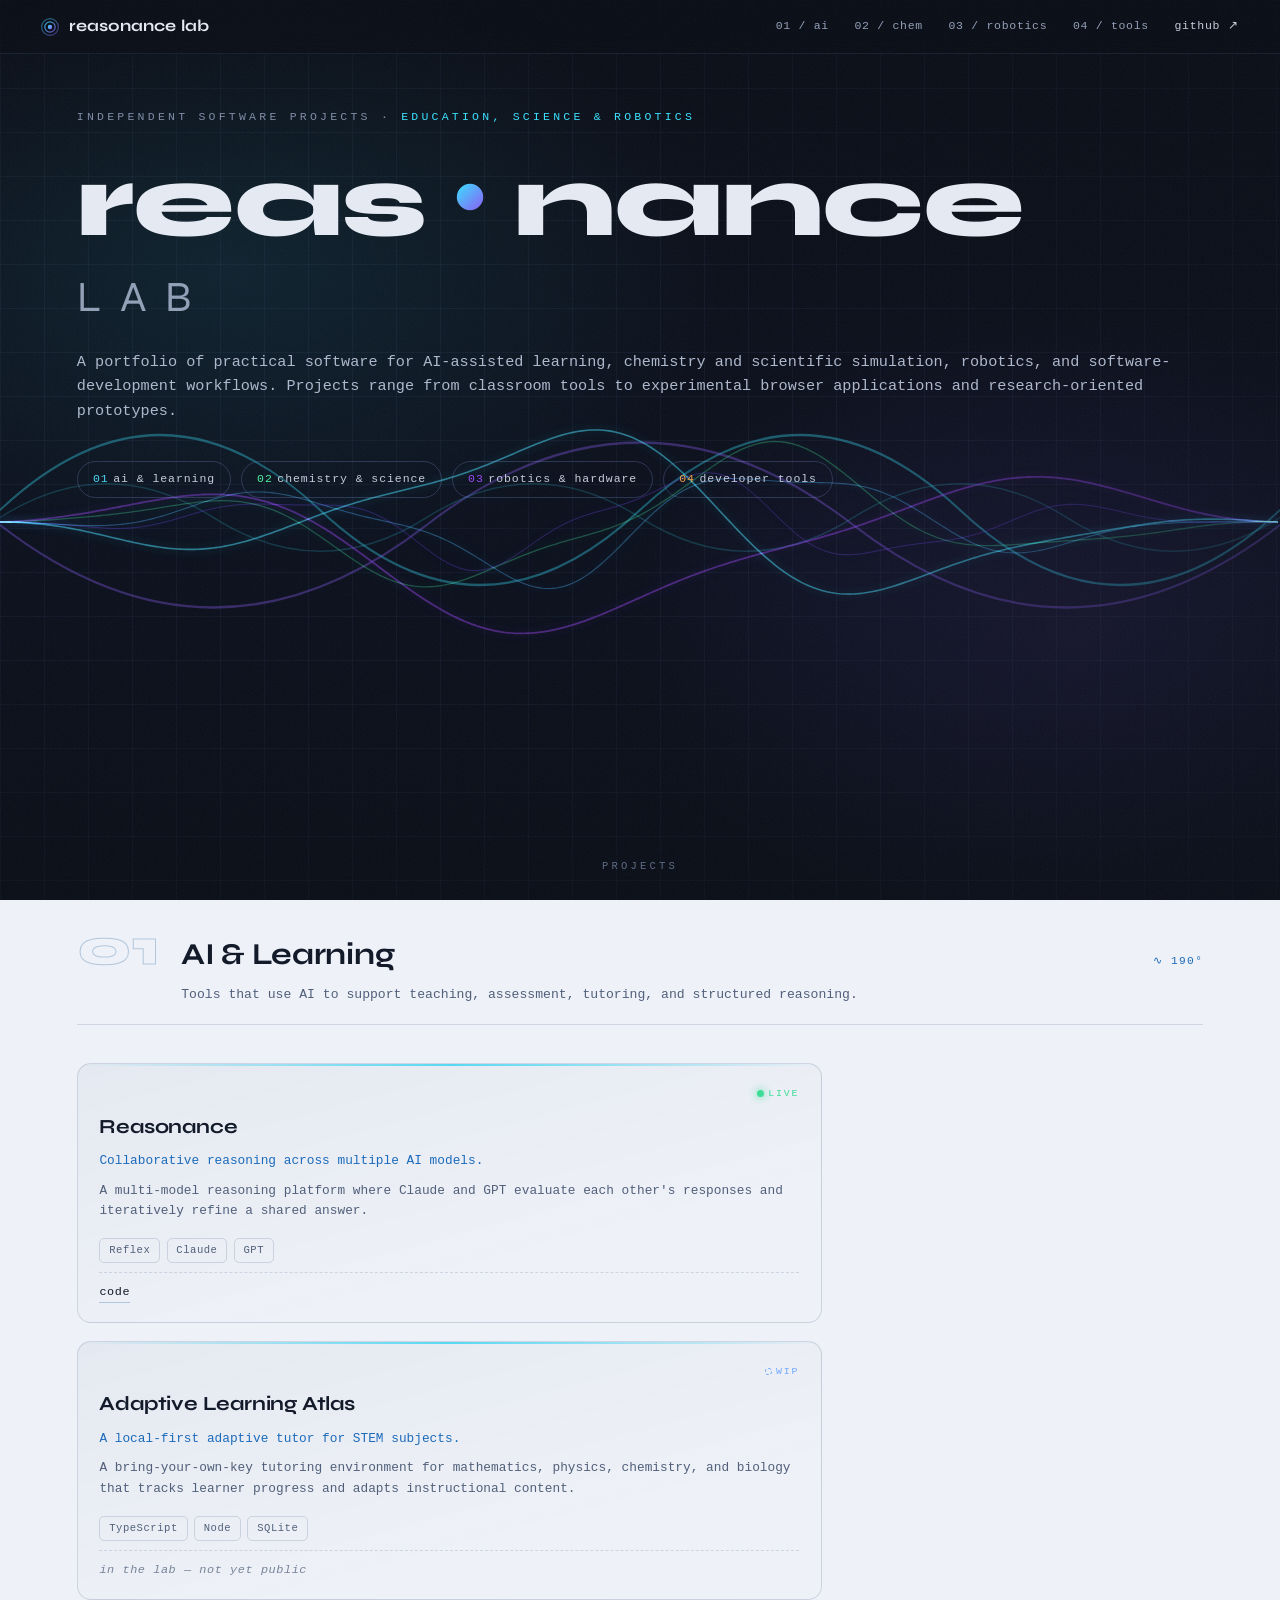
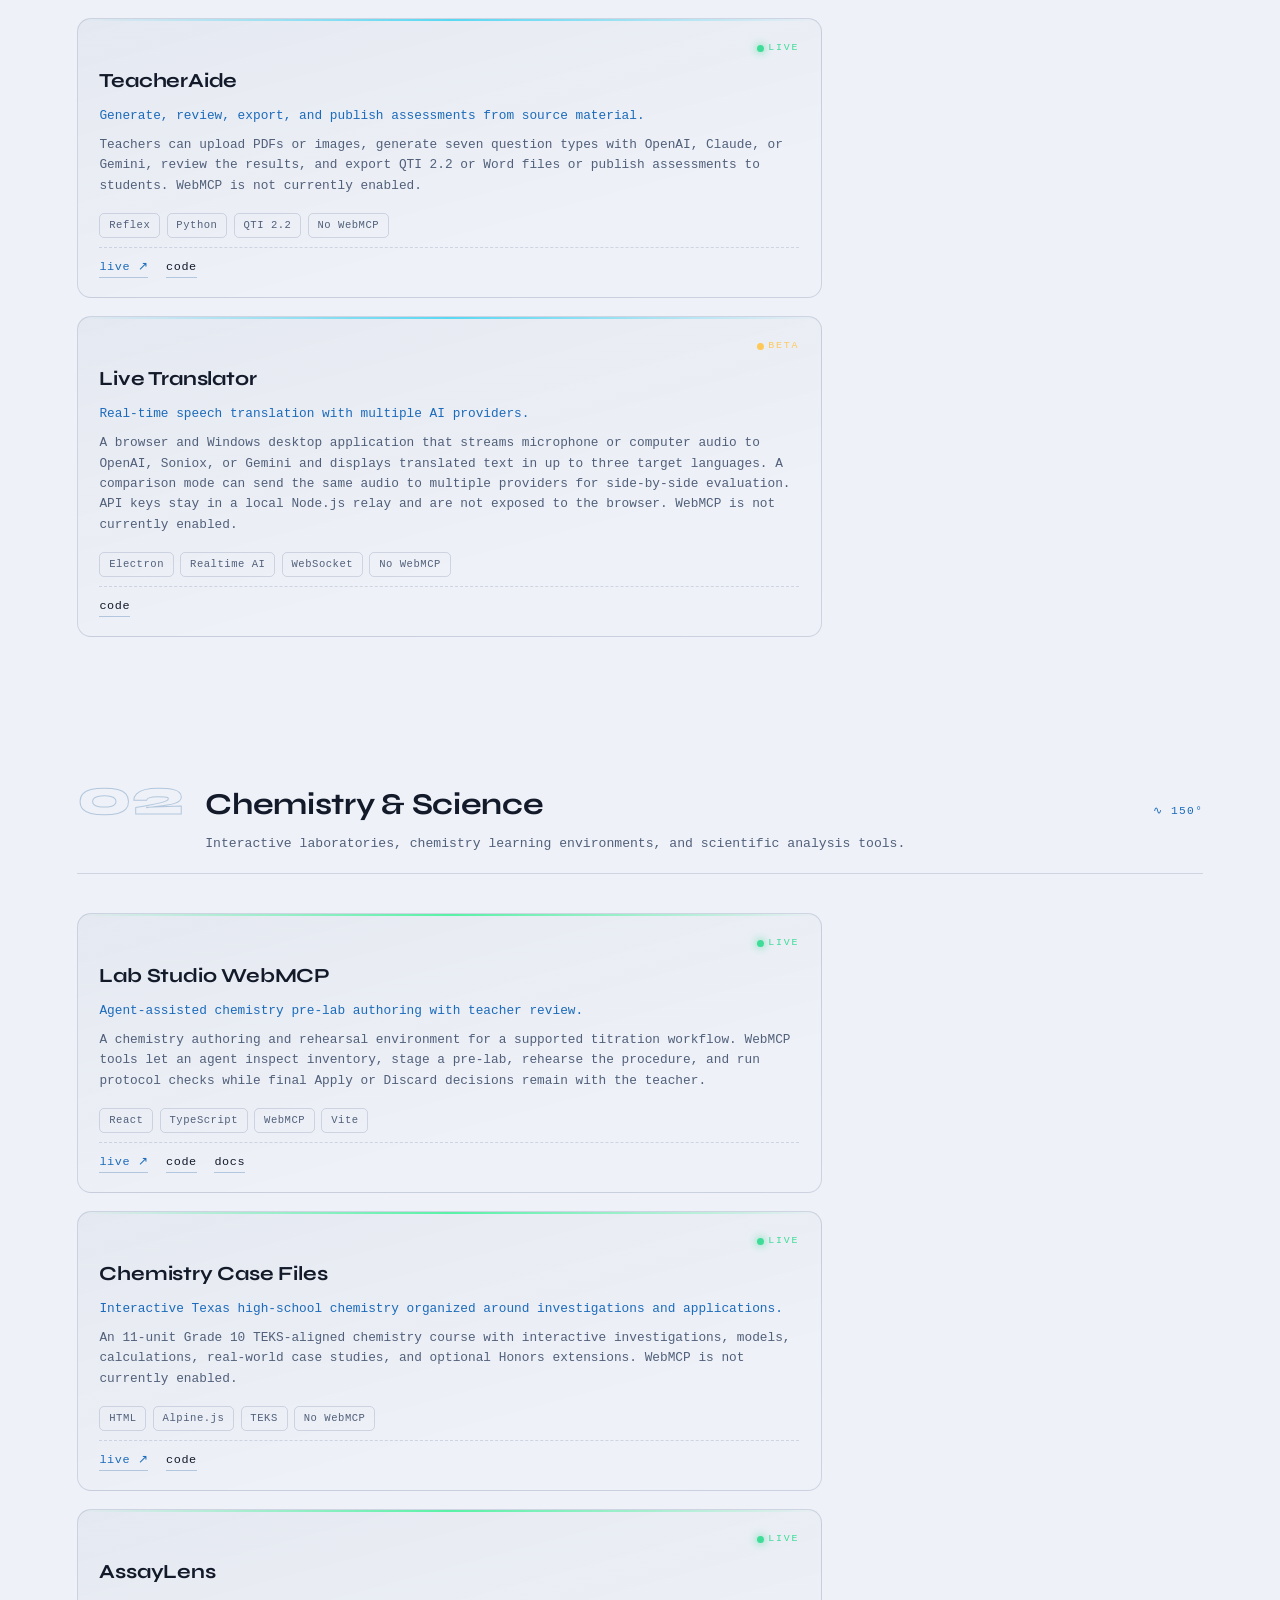
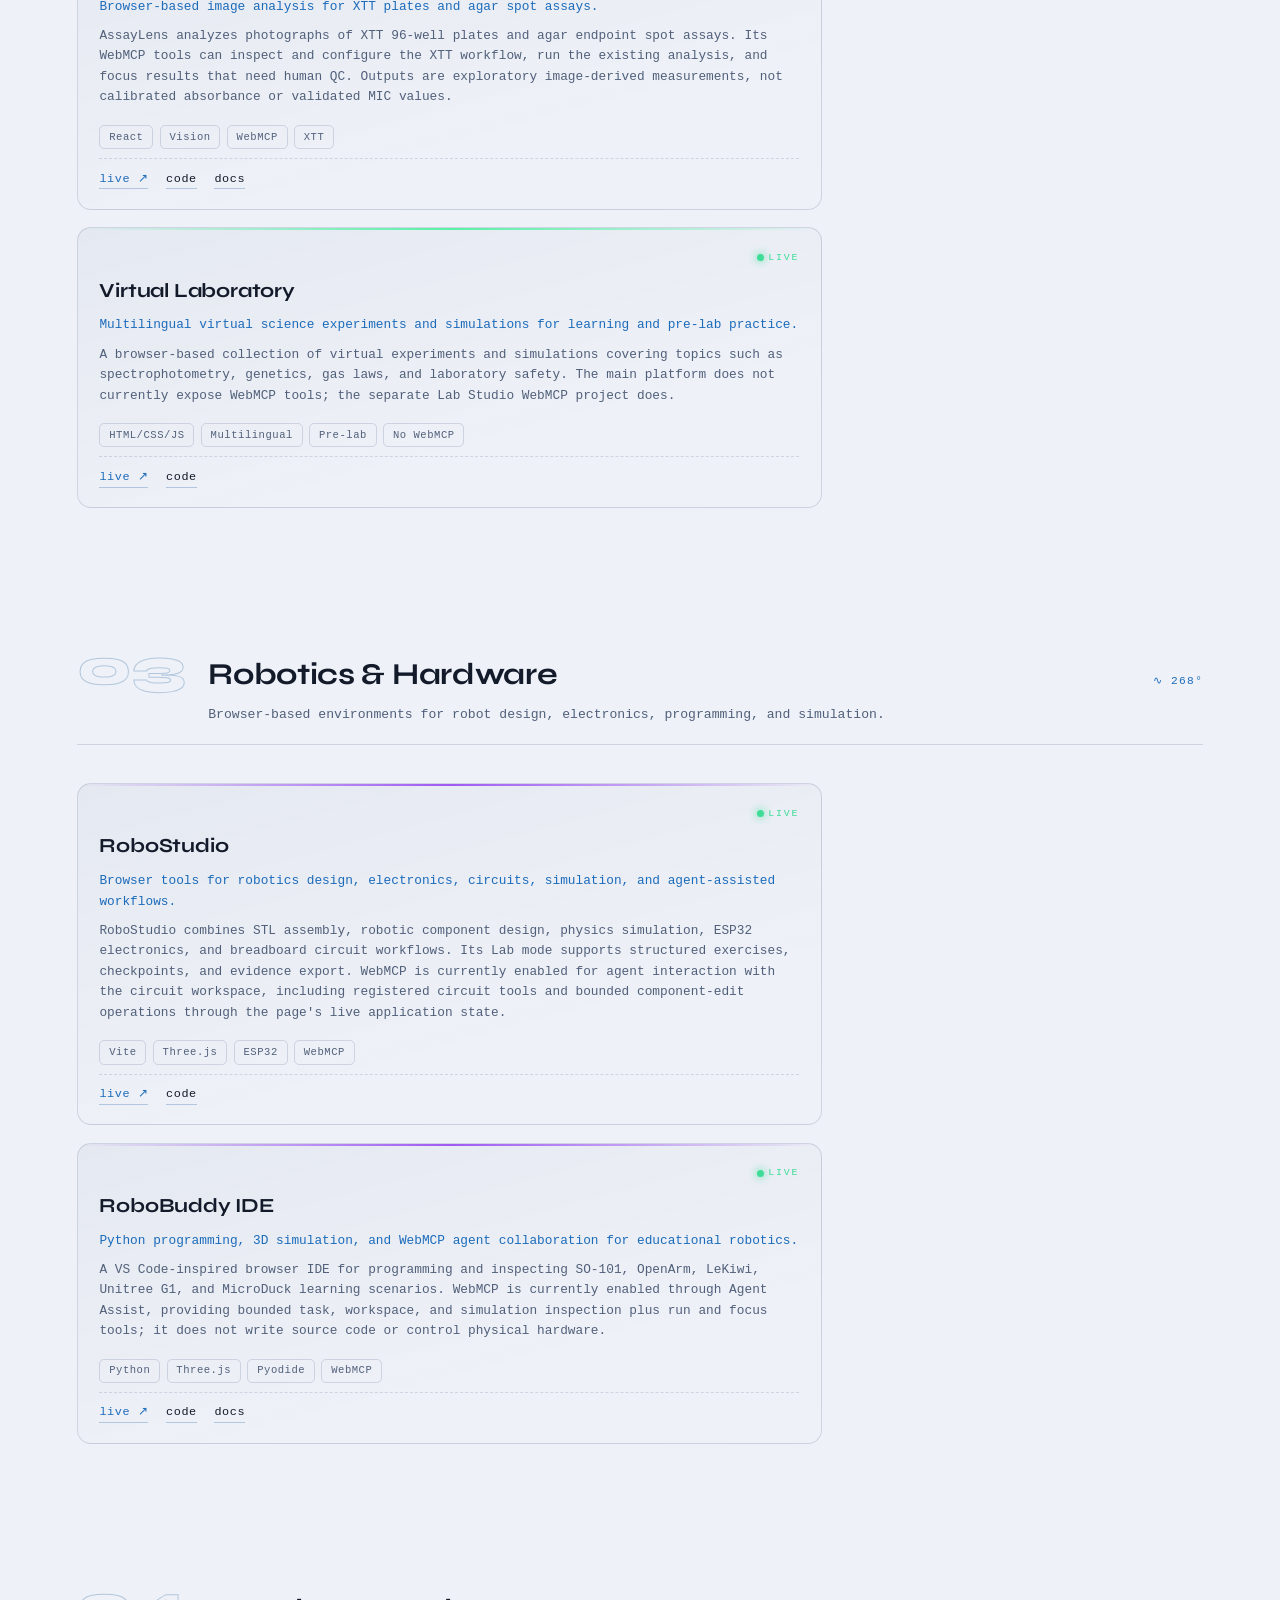
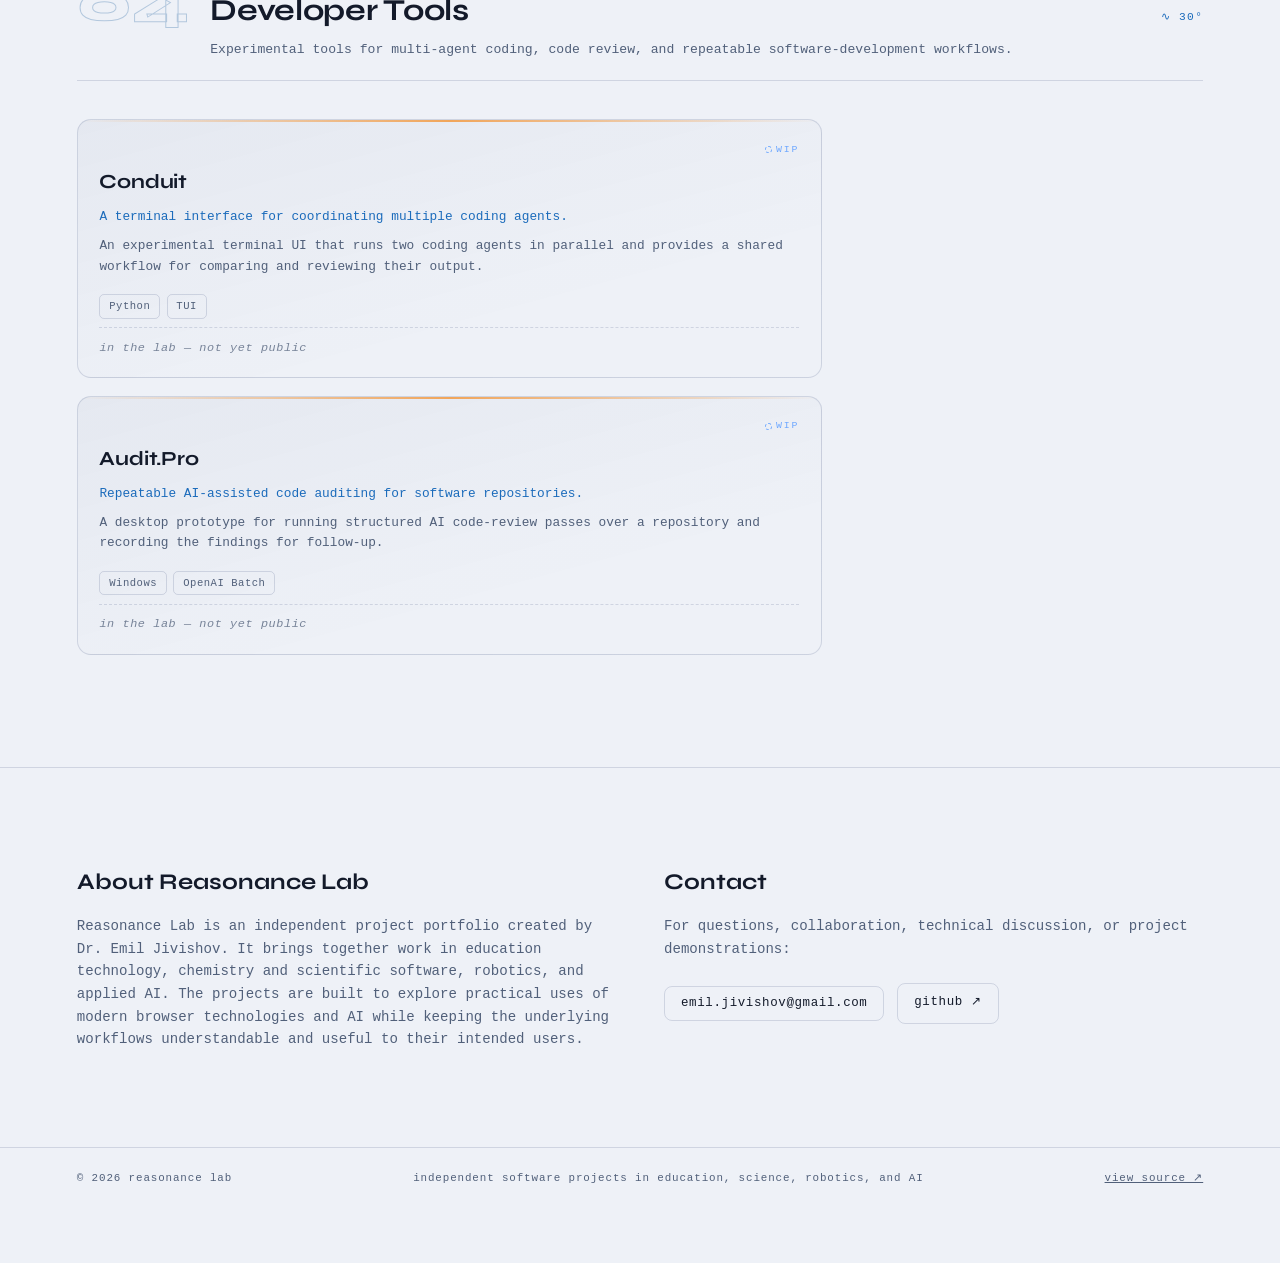
<file: index.html>
<!DOCTYPE html>
<html lang="en">
<head>
  <meta charset="utf-8">
  <meta name="viewport" content="width=device-width, initial-scale=1">
  <title>Reasonance Lab — AI, Science &amp; Robotics Projects</title>
  <meta name="description" content="Reasonance Lab is an independent portfolio of software projects in AI-assisted education, chemistry and scientific simulation, robotics, and developer tools.">
  <link rel="canonical" href="https://reasonance-lab.github.io/">

  <meta property="og:title" content="Reasonance Lab">
  <meta property="og:description" content="Independent software projects in AI-assisted education, chemistry and scientific simulation, robotics, and developer tools.">
  <meta property="og:type" content="website">
  <meta property="og:url" content="https://reasonance-lab.github.io/">
  <meta property="og:image" content="https://reasonance-lab.github.io/assets/og-image.png">
  <meta property="og:image:width" content="1200">
  <meta property="og:image:height" content="630">
  <meta name="twitter:card" content="summary_large_image">
  <meta name="twitter:title" content="Reasonance Lab">
  <meta name="twitter:description" content="Independent software projects in AI-assisted education, chemistry and scientific simulation, robotics, and developer tools.">
  <meta name="twitter:image" content="https://reasonance-lab.github.io/assets/og-image.png">

  <meta name="theme-color" content="#0a0e17" media="(prefers-color-scheme: dark)">
  <meta name="theme-color" content="#eef1f7" media="(prefers-color-scheme: light)">
  <link rel="icon" type="image/svg+xml" href="assets/favicon.svg">
  <link rel="apple-touch-icon" href="assets/apple-touch-icon.png">

  <link rel="preload" href="fonts/syne-var.woff2" as="font" type="font/woff2" crossorigin>
  <link rel="stylesheet" href="css/style.css">
  <link rel="stylesheet" href="css/text-flow.css">
</head>
<body>

  <svg width="0" height="0" style="position:absolute" aria-hidden="true">
    <defs>
      <linearGradient id="nodeGrad" x1="0" y1="0" x2="1" y2="1">
        <stop offset="0" stop-color="#38e1ff"/>
        <stop offset="1" stop-color="#8b5cf6"/>
      </linearGradient>
    </defs>
  </svg>

  <nav class="nav">
    <a class="nav-brand" href="#top">
      <svg viewBox="0 0 100 100" aria-hidden="true">
        <circle cx="50" cy="50" r="42" fill="none" stroke="url(#nodeGrad)" stroke-width="6" opacity=".45"/>
        <circle cx="50" cy="50" r="26" fill="none" stroke="url(#nodeGrad)" stroke-width="6" opacity=".75"/>
        <circle cx="50" cy="50" r="11" fill="url(#nodeGrad)"/>
      </svg>
      reasonance lab
    </a>
    <div class="nav-links">
      <a href="#ai-learning">01 / ai</a>
      <a href="#chem-sci">02 / chem</a>
      <a href="#robotics">03 / robotics</a>
      <a href="#devtools">04 / tools</a>
      <a class="gh" href="https://github.com/reasonance-lab" target="_blank" rel="noopener">github ↗</a>
    </div>
  </nav>

  <header class="hero" id="top">
    <canvas id="waves" aria-hidden="true"></canvas>
    <div class="hero-content">
      <p class="eyebrow">independent software projects · <b>education, science &amp; robotics</b></p>
      <h1 class="wordmark" aria-label="Reasonance Lab">
        <span aria-hidden="true">reas<span class="o-node"><svg viewBox="0 0 100 100">
          <circle class="ring r1" cx="50" cy="50" r="32"/>
          <circle class="ring r2" cx="50" cy="50" r="32"/>
          <circle class="ring r3" cx="50" cy="50" r="32"/>
          <circle class="core" cx="50" cy="50" r="15"/>
        </svg></span>nance</span>
        <span class="labs" aria-hidden="true">lab</span>
      </h1>
      <p class="hero-tagline">A portfolio of practical software for AI-assisted learning, chemistry and scientific simulation, robotics, and software-development workflows. Projects range from classroom tools to experimental browser applications and research-oriented prototypes.</p>
      <div class="hero-chips">
        <a class="chip" style="--hue:190" href="#ai-learning"><b>01</b>ai &amp; learning</a>
        <a class="chip" style="--hue:150" href="#chem-sci"><b>02</b>chemistry &amp; science</a>
        <a class="chip" style="--hue:268" href="#robotics"><b>03</b>robotics &amp; hardware</a>
        <a class="chip" style="--hue:30" href="#devtools"><b>04</b>developer tools</a>
      </div>
    </div>
    <span class="scroll-cue" aria-hidden="true">projects</span>
  </header>

  <main>

    <section id="ai-learning" class="domain" style="--hue:190">
      <header class="domain-head reveal">
        <span class="idx" aria-hidden="true">01</span>
        <div>
          <h2>AI &amp; Learning</h2>
          <p class="blurb">Tools that use AI to support teaching, assessment, tutoring, and structured reasoning.</p>
        </div>
        <span class="freq" aria-hidden="true">∿ 190°</span>
      </header>
      <div class="grid" data-domain="ai-learning"></div>
      <noscript>
        <ul class="nojs-list">
          <li><a href="https://github.com/reasonance-lab/reasonance" rel="noopener">Reasonance</a> — collaborative multi-model reasoning platform</li>
          <li>Adaptive Learning Atlas — local-first adaptive STEM tutoring environment</li>
          <li><a href="https://teacheraide.fly.dev" rel="noopener">TeacherAide</a> — AI-assisted assessment generation and publishing for educators</li>
        </ul>
      </noscript>
    </section>

    <section id="chem-sci" class="domain" style="--hue:150">
      <header class="domain-head reveal">
        <span class="idx" aria-hidden="true">02</span>
        <div>
          <h2>Chemistry &amp; Science</h2>
          <p class="blurb">Interactive laboratories, chemistry learning environments, and scientific analysis tools.</p>
        </div>
        <span class="freq" aria-hidden="true">∿ 150°</span>
      </header>
      <div class="grid" data-domain="chem-sci"></div>
      <noscript>
        <ul class="nojs-list">
          <li><a href="https://jivishov.github.io/Lab-Studio_WebMCP/" rel="noopener">Lab Studio WebMCP</a> — agent-assisted chemistry pre-lab authoring and rehearsal</li>
          <li><a href="https://jivishov.github.io/chemistry-case-files/" rel="noopener">Chemistry Case Files</a> — TEKS-aligned interactive chemistry investigations</li>
          <li><a href="https://jivishov.github.io/assaylens/" rel="noopener">AssayLens</a> — browser-based image analysis for XTT and agar assays</li>
          <li><a href="https://virtuallab.az/" rel="noopener">Virtual Laboratory</a> — multilingual virtual science experiments and simulations</li>
        </ul>
      </noscript>
    </section>

    <section id="robotics" class="domain" style="--hue:268">
      <header class="domain-head reveal">
        <span class="idx" aria-hidden="true">03</span>
        <div>
          <h2>Robotics &amp; Hardware</h2>
          <p class="blurb">Browser-based environments for robot design, electronics, programming, and simulation.</p>
        </div>
        <span class="freq" aria-hidden="true">∿ 268°</span>
      </header>
      <div class="grid" data-domain="robotics"></div>
      <noscript>
        <ul class="nojs-list">
          <li><a href="https://jivishov.github.io/RoboStudio/" rel="noopener">RoboStudio</a> — robotics CAD, electronics, circuits, and simulation workspace</li>
          <li><a href="https://jivishov.github.io/RoboBuddy_IDE/" rel="noopener">RoboBuddy IDE</a> — Python programming and 3D robot simulation environment</li>
        </ul>
      </noscript>
    </section>

    <section id="devtools" class="domain" style="--hue:30">
      <header class="domain-head reveal">
        <span class="idx" aria-hidden="true">04</span>
        <div>
          <h2>Developer Tools</h2>
          <p class="blurb">Experimental tools for multi-agent coding, code review, and repeatable software-development workflows.</p>
        </div>
        <span class="freq" aria-hidden="true">∿ 30°</span>
      </header>
      <div class="grid" data-domain="devtools"></div>
      <noscript>
        <ul class="nojs-list">
          <li>Conduit — terminal interface for coordinating multiple coding agents</li>
          <li>Audit.Pro — repeatable AI-assisted repository audit workflow</li>
        </ul>
      </noscript>
    </section>

    <section class="about" id="about">
      <div class="reveal">
        <h2>About Reasonance Lab</h2>
        <p class="etymology">Reasonance Lab is an independent project portfolio created by Dr. Emil Jivishov. It brings together work in education technology, chemistry and scientific software, robotics, and applied AI. The projects are built to explore practical uses of modern browser technologies and AI while keeping the underlying workflows understandable and useful to their intended users.</p>
      </div>
      <div class="reveal">
        <h2>Contact</h2>
        <p class="etymology">For questions, collaboration, technical discussion, or project demonstrations:</p>
        <div class="contact-row">
          <button class="btn" id="copy-email" data-email="emil.jivishov@gmail.com" title="Copy email">emil.jivishov@gmail.com</button>
          <a class="btn" href="https://github.com/reasonance-lab" target="_blank" rel="noopener">github ↗</a>
        </div>
      </div>
    </section>

  </main>

  <footer class="colophon">
    <span>© <span id="year">2026</span> reasonance lab</span>
    <span>independent software projects in education, science, robotics, and AI</span>
    <span><a href="https://github.com/reasonance-lab/show" rel="noopener">view source ↗</a></span>
  </footer>

  <script src="js/projects.data.js" defer></script>
  <script src="js/main.js" defer></script>
  <script src="js/waves.js" defer></script>
</body>
</html>
</file>
<file: css/style.css>
/* ============================================================
   Reasonance Labs — instrument-in-a-dark-lab aesthetic.
   Dark hero always; body follows prefers-color-scheme.
   ============================================================ */

@font-face {
  font-family: "Syne";
  src: url("../fonts/syne-var.woff2") format("woff2");
  font-weight: 400 800;
  font-display: swap;
}

:root {
  --ink: #0a0e17;
  --ink-2: #0d1322;
  --paper: #e9edf5;
  --bg: var(--ink);
  --bg-2: var(--ink-2);
  --surface: rgba(148, 178, 255, 0.045);
  --line: rgba(148, 178, 255, 0.14);
  --text: #e6ebf4;
  --dim: #8d99b0;
  --cyan: #38e1ff;
  --violet: #8b5cf6;
  --hue: 210;
  --accent: hsl(var(--hue) 88% 62%);
  --accent-dim: hsl(var(--hue) 60% 55% / 0.35);
  --display: "Syne", "Avenir Next", "Segoe UI", sans-serif;
  --mono: "Cascadia Code", "JetBrains Mono", "SF Mono", Consolas, ui-monospace, monospace;
  color-scheme: dark;
}

@media (prefers-color-scheme: light) {
  :root {
    --bg: #eef1f7;
    --bg-2: #e6eaf3;
    --surface: rgba(20, 40, 90, 0.04);
    --line: rgba(20, 40, 90, 0.14);
    --text: #131a2a;
    --dim: #51607a;
    --accent: hsl(var(--hue) 75% 42%);
    --accent-dim: hsl(var(--hue) 60% 40% / 0.3);
    color-scheme: light;
  }
}

* { box-sizing: border-box; margin: 0; padding: 0; }

html { scroll-behavior: smooth; scroll-padding-top: 5rem; }

body {
  background: var(--bg);
  color: var(--text);
  font-family: var(--mono);
  font-size: 15px;
  line-height: 1.6;
  -webkit-font-smoothing: antialiased;
  overflow-x: hidden;
}

::selection { background: hsl(190 90% 60% / 0.28); }

a { color: inherit; }

/* Film grain over everything — barely there, but the flatness dies. */
body::after {
  content: "";
  position: fixed;
  inset: 0;
  z-index: 999;
  pointer-events: none;
  opacity: 0.05;
  background-image: url("data:image/svg+xml,%3Csvg xmlns='http://www.w3.org/2000/svg' width='140' height='140'%3E%3Cfilter id='n'%3E%3CfeTurbulence type='fractalNoise' baseFrequency='0.85' numOctaves='2'/%3E%3C/filter%3E%3Crect width='100%25' height='100%25' filter='url(%23n)'/%3E%3C/svg%3E");
}

/* ---------------- nav ---------------- */

.nav {
  position: fixed;
  top: 0; left: 0; right: 0;
  z-index: 100;
  display: flex;
  align-items: center;
  justify-content: space-between;
  gap: 1rem;
  padding: 0.8rem clamp(1rem, 4vw, 2.5rem);
  background: color-mix(in srgb, var(--ink) 72%, transparent);
  -webkit-backdrop-filter: blur(14px);
  backdrop-filter: blur(14px);
  border-bottom: 1px solid rgba(148, 178, 255, 0.1);
  color: #e6ebf4; /* nav sits on dark glass in both schemes */
}

.nav-brand {
  display: flex;
  align-items: center;
  gap: 0.55rem;
  text-decoration: none;
  font-family: var(--display);
  font-weight: 700;
  font-size: 1.02rem;
  letter-spacing: 0.01em;
}
.nav-brand svg { width: 20px; height: 20px; }

.nav-links {
  display: flex;
  gap: clamp(0.6rem, 2vw, 1.4rem);
  font-size: 0.72rem;
  letter-spacing: 0.06em;
}
.nav-links a {
  text-decoration: none;
  color: #93a0b8;
  padding: 0.25rem 0.1rem;
  border-bottom: 1px solid transparent;
  transition: color 0.2s, border-color 0.2s;
}
.nav-links a:hover { color: var(--cyan); border-color: var(--cyan); }
.nav-links .gh { color: #c6cede; }

@media (max-width: 640px) {
  .nav-links a:not(.gh) { display: none; }
}

/* ---------------- hero ---------------- */

.hero {
  position: relative;
  min-height: 100svh;
  display: flex;
  align-items: flex-start;
  overflow: hidden;
  background:
    /* graticule */
    linear-gradient(rgba(148, 178, 255, 0.05) 1px, transparent 1px),
    linear-gradient(90deg, rgba(148, 178, 255, 0.05) 1px, transparent 1px),
    /* glow pools */
    radial-gradient(60% 50% at 18% 30%, rgba(56, 225, 255, 0.09), transparent 65%),
    radial-gradient(55% 55% at 85% 70%, rgba(139, 92, 246, 0.11), transparent 65%),
    linear-gradient(180deg, #0a0e17 0%, #0b101d 60%, #0a0e17 100%);
  background-size: 44px 44px, 44px 44px, auto, auto, auto;
  color: #e6ebf4;
}

/* Static wave fallback — visible when JS/motion is off; canvas paints over it. */
.hero::before {
  content: "";
  position: absolute;
  inset: 0;
  background-image: url("data:image/svg+xml,%3Csvg xmlns='http://www.w3.org/2000/svg' viewBox='0 0 1200 600' preserveAspectRatio='none'%3E%3Cpath d='M0 340 Q150 240 300 340 T600 340 T900 340 T1200 340' fill='none' stroke='%2338e1ff' stroke-opacity='.35' stroke-width='1.5'/%3E%3Cpath d='M0 350 Q200 460 400 350 T800 350 T1200 350' fill='none' stroke='%238b5cf6' stroke-opacity='.35' stroke-width='1.5'/%3E%3Cpath d='M0 345 Q100 300 200 345 T400 345 T600 345 T800 345 T1000 345 T1200 345' fill='none' stroke='%2338e1ff' stroke-opacity='.18' stroke-width='1'/%3E%3C/svg%3E");
  background-size: 100% 100%;
}

/* The canvas paints over the static fallback; both stay transparent so the
   graticule + glow pools underneath show through. */
#waves {
  position: absolute;
  inset: 0;
  width: 100%;
  height: 100%;
}

/* vignette so text always sits on quiet pixels */
.hero::after {
  content: "";
  position: absolute;
  inset: 0;
  background: radial-gradient(120% 90% at 30% 45%, transparent 30%, rgba(10, 14, 23, 0.7) 100%);
  pointer-events: none;
}

.hero-content {
  position: relative;
  z-index: 2;
  /* anchored below the fixed nav — keeps the top gap tight instead of
     centering the block in a tall hero */
  padding: clamp(5rem, 12vh, 7.5rem) clamp(1.2rem, 6vw, 6rem) 5rem;
  max-width: 1100px;
}

.eyebrow {
  font-size: 0.72rem;
  letter-spacing: 0.28em;
  text-transform: uppercase;
  color: #7f8ca6;
  margin-bottom: 1.6rem;
}
.eyebrow b { color: var(--cyan); font-weight: 400; }

.wordmark {
  font-family: var(--display);
  font-weight: 800;
  font-size: clamp(2.15rem, 8.5vw, 6.4rem);
  line-height: 0.98;
  letter-spacing: -0.015em;
  /* keep "reasOnance" on one line — the inline-block node would otherwise
     let it break either side of the O */
  white-space: nowrap;
}
.wordmark .labs {
  display: block;
  font-weight: 400;
  font-size: 0.42em;
  letter-spacing: 0.42em;
  text-transform: uppercase;
  color: #93a0b8;
  margin-top: 0.55em;
}

/* The O — a resonating node. */
.o-node {
  display: inline-block;
  width: 0.86em;
  height: 0.86em;
  vertical-align: -0.06em;
  position: relative;
}
.o-node svg { width: 100%; height: 100%; overflow: visible; display: block; }
.o-node .core { fill: url(#nodeGrad); }
.o-node .ring {
  fill: none;
  stroke: url(#nodeGrad);
  stroke-width: 3;
  transform-box: fill-box;
  transform-origin: center;
  animation: ripple 3.2s cubic-bezier(0.2, 0.6, 0.35, 1) infinite;
  opacity: 0;
}
.o-node .r2 { animation-delay: 1.05s; }
.o-node .r3 { animation-delay: 2.1s; }

@keyframes ripple {
  0%   { transform: scale(0.55); opacity: 0.9; }
  80%  { transform: scale(1.45); opacity: 0; }
  100% { transform: scale(1.45); opacity: 0; }
}

.hero-tagline {
  margin-top: 2rem;
  max-width: 34rem;
  color: #aeb9cd;
  font-size: 0.95rem;
}
.hero-tagline em { color: var(--cyan); font-style: normal; }

.hero-chips {
  display: flex;
  flex-wrap: wrap;
  gap: 0.6rem;
  margin-top: 2.4rem;
}
.chip {
  font-size: 0.72rem;
  letter-spacing: 0.08em;
  text-decoration: none;
  color: #c6cede;
  padding: 0.5rem 0.95rem;
  border: 1px solid rgba(148, 178, 255, 0.22);
  border-radius: 99px;
  transition: border-color 0.2s, color 0.2s, box-shadow 0.2s, transform 0.2s;
}
.chip b { color: hsl(var(--hue) 88% 62%); font-weight: 400; margin-right: 0.4em; }
.chip:hover {
  color: #fff;
  border-color: hsl(var(--hue) 88% 62% / 0.7);
  box-shadow: 0 0 18px hsl(var(--hue) 88% 60% / 0.25);
  transform: translateY(-1px);
}

.scroll-cue {
  position: absolute;
  bottom: 1.6rem;
  left: 50%;
  translate: -50% 0;
  z-index: 2;
  font-size: 0.66rem;
  letter-spacing: 0.3em;
  text-transform: uppercase;
  color: #5c6a85;
  animation: bob 2.6s ease-in-out infinite;
}
@keyframes bob { 50% { transform: translateY(6px); } }

/* ---------------- domain sections ---------------- */

main { position: relative; z-index: 1; }

.domain {
  padding: clamp(4rem, 9vw, 7rem) clamp(1.2rem, 6vw, 6rem);
  max-width: 1320px;
  margin: 0 auto;
}

.domain-head {
  display: flex;
  align-items: baseline;
  gap: 1.4rem;
  margin-bottom: 2.4rem;
  border-bottom: 1px solid var(--line);
  padding-bottom: 1.2rem;
}
.domain-head .idx {
  font-family: var(--display);
  font-weight: 800;
  font-size: clamp(2rem, 5vw, 3.2rem);
  line-height: 1;
  color: transparent;
  -webkit-text-stroke: 1px var(--accent-dim);
}
.domain-head h2 {
  font-family: var(--display);
  font-weight: 700;
  font-size: clamp(1.3rem, 3vw, 1.9rem);
  letter-spacing: -0.01em;
}
.domain-head .blurb {
  color: var(--dim);
  font-size: 0.82rem;
  margin-top: 0.3rem;
}
.domain-head .freq {
  margin-left: auto;
  font-size: 0.7rem;
  letter-spacing: 0.12em;
  color: var(--accent);
  white-space: nowrap;
}
@media (max-width: 640px) { .domain-head .freq { display: none; } }

.grid {
  display: grid;
  grid-template-columns: repeat(auto-fill, minmax(min(320px, 100%), 1fr));
  gap: 1.1rem;
}

/* ---------------- cards ---------------- */

.card {
  position: relative;
  display: flex;
  flex-direction: column;
  gap: 0.55rem;
  padding: 1.35rem 1.35rem 1.2rem;
  background: linear-gradient(165deg, var(--surface), transparent 70%);
  border: 1px solid var(--line);
  border-radius: 14px;
  overflow: hidden;
  transition: transform 0.25s ease, border-color 0.25s ease, box-shadow 0.25s ease;
}
.card::before {
  /* hairline in the domain hue across the top */
  content: "";
  position: absolute;
  top: 0; left: 0; right: 0;
  height: 2px;
  background: linear-gradient(90deg, transparent, hsl(var(--hue) 88% 60% / 0.85), transparent);
}
.card:hover {
  transform: translateY(-4px);
  border-color: hsl(var(--hue) 70% 55% / 0.45);
  box-shadow: 0 14px 40px -18px hsl(var(--hue) 85% 55% / 0.5);
}

@media (min-width: 760px) {
  .card.featured { grid-column: span 2; }
}

.card h3 {
  font-family: var(--display);
  font-weight: 700;
  font-size: 1.25rem;
  letter-spacing: -0.01em;
}

.card .tagline {
  color: var(--accent);
  font-size: 0.8rem;
}

.card .desc {
  color: var(--dim);
  font-size: 0.8rem;
  display: -webkit-box;
  -webkit-line-clamp: 3;
  -webkit-box-orient: vertical;
  overflow: hidden;
}

.card-top { display: flex; justify-content: flex-end; }

.status {
  display: inline-flex;
  align-items: center;
  gap: 0.45em;
  font-size: 0.62rem;
  letter-spacing: 0.18em;
  text-transform: uppercase;
  color: var(--dim);
}
.status i {
  width: 7px; height: 7px;
  border-radius: 50%;
  background: currentColor;
}
.s-live { color: #3ddc97; }
.s-live i { box-shadow: 0 0 8px #3ddc97; animation: pulse 2s ease-in-out infinite; }
.s-beta { color: #ffc857; }
.s-wip { color: #6ea8ff; }
.s-wip i { background: transparent; border: 1px dashed currentColor; }
.s-archived { color: #6b7688; }
@keyframes pulse { 50% { opacity: 0.35; } }

.tech {
  list-style: none;
  display: flex;
  flex-wrap: wrap;
  gap: 0.4rem;
  margin-top: auto;
  padding-top: 0.5rem;
}
.tech li {
  font-size: 0.66rem;
  letter-spacing: 0.05em;
  color: var(--dim);
  padding: 0.18rem 0.55rem;
  border: 1px solid var(--line);
  border-radius: 5px;
}

.links {
  display: flex;
  gap: 1.1rem;
  padding-top: 0.65rem;
  border-top: 1px dashed var(--line);
  font-size: 0.74rem;
  letter-spacing: 0.05em;
}
.plink {
  text-decoration: none;
  color: var(--text);
  border-bottom: 1px solid var(--accent-dim);
  transition: color 0.2s, border-color 0.2s;
}
.plink:hover { color: var(--accent); border-color: var(--accent); }
.plink-live { color: var(--accent); }
.links-none { color: var(--dim); opacity: 0.75; font-style: italic; }

/* noscript fallback lists */
.nojs-list { padding: 0 0 0 1.2rem; color: var(--dim); font-size: 0.85rem; }
.nojs-list a { color: var(--text); }

/* ---------------- reveals ---------------- */

.reveal {
  opacity: 0;
  transform: translateY(18px);
  transition: opacity 0.6s ease, transform 0.6s ease;
}
.reveal.in { opacity: 1; transform: none; }

@media (prefers-reduced-motion: reduce) {
  .reveal { opacity: 1; transform: none; transition: none; }
  .o-node .ring, .scroll-cue, .s-live i { animation: none; }
  html { scroll-behavior: auto; }
}

/* ---------------- about / footer ---------------- */

.about {
  max-width: 1320px;
  margin: 0 auto;
  padding: clamp(4rem, 9vw, 6rem) clamp(1.2rem, 6vw, 6rem);
  border-top: 1px solid var(--line);
  display: grid;
  grid-template-columns: 1fr 1fr;
  gap: 3rem;
}
@media (max-width: 760px) { .about { grid-template-columns: 1fr; } }

.about h2 {
  font-family: var(--display);
  font-weight: 700;
  font-size: 1.4rem;
  margin-bottom: 1rem;
}
.etymology {
  color: var(--dim);
  font-size: 0.88rem;
  max-width: 30rem;
}
.etymology .word { color: var(--text); }
.etymology .phon { color: var(--accent); }

.contact-row {
  display: flex;
  flex-wrap: wrap;
  gap: 0.8rem;
  margin-top: 1.4rem;
  align-items: center;
}
.btn {
  font-family: var(--mono);
  font-size: 0.78rem;
  letter-spacing: 0.05em;
  color: var(--text);
  background: transparent;
  border: 1px solid var(--line);
  border-radius: 8px;
  padding: 0.6rem 1rem;
  cursor: pointer;
  text-decoration: none;
  transition: border-color 0.2s, box-shadow 0.2s, color 0.2s;
}
.btn:hover {
  border-color: hsl(190 88% 60% / 0.6);
  box-shadow: 0 0 16px hsl(190 88% 60% / 0.18);
}
.btn.copied { color: #3ddc97; border-color: #3ddc97; }

.colophon {
  max-width: 1320px;
  margin: 0 auto;
  padding: 1.4rem clamp(1.2rem, 6vw, 6rem) 2.2rem;
  border-top: 1px solid var(--line);
  display: flex;
  flex-wrap: wrap;
  gap: 0.8rem 2rem;
  justify-content: space-between;
  color: var(--dim);
  font-size: 0.68rem;
  letter-spacing: 0.08em;
}
.colophon a { color: var(--dim); }
.colophon a:hover { color: var(--accent); }

/* ---------------- 404 ---------------- */

.page-404 {
  min-height: 100svh;
  display: grid;
  place-items: center;
  text-align: center;
  background: var(--ink);
  color: #e6ebf4;
  padding: 2rem;
}
.page-404 .o-node { width: 72px; height: 72px; margin: 0 auto 1.6rem; }
.page-404 h1 {
  font-family: var(--display);
  font-weight: 800;
  font-size: clamp(2.4rem, 8vw, 4rem);
}
.page-404 p { color: #8d99b0; margin: 1rem 0 2rem; }
</file>
<file: css/text-flow.css>
/* Natural text flow overrides.
   Paragraphs and card copy use the full width of their containers and wrap only
   at normal browser line-break opportunities. */

.hero-content {
  width: 100%;
  max-width: none;
}

.hero-tagline,
.domain-head .blurb,
.card .tagline,
.card .desc,
.etymology {
  white-space: normal;
  word-break: normal;
  overflow-wrap: normal;
  hyphens: none;
}

.hero-tagline,
.etymology {
  width: 100%;
  max-width: none;
}

.card .desc {
  display: block;
  overflow: visible;
  -webkit-line-clamp: unset;
  -webkit-box-orient: initial;
}

/* Keep section headings close to the fixed navigation bar. The original
   responsive top padding was clamp(4rem, 9vw, 7rem); this is 20% of that
   spacing while preserving the existing bottom padding and card spacing. */
.domain {
  padding-top: clamp(0.8rem, 1.8vw, 1.4rem);
}

/* Normalize anchor positioning for all four domain sections. The base stylesheet
   used a global scroll-padding offset, which made later sections land farther
   below the fixed nav than the first section. Use the nav height as the single
   offset so 01–04 align at the same vertical position when opened from the nav. */
html {
  scroll-padding-top: 0;
}

#ai-learning,
#chem-sci,
#robotics,
#devtools {
  scroll-margin-top: 3.4rem;
}
</file>
